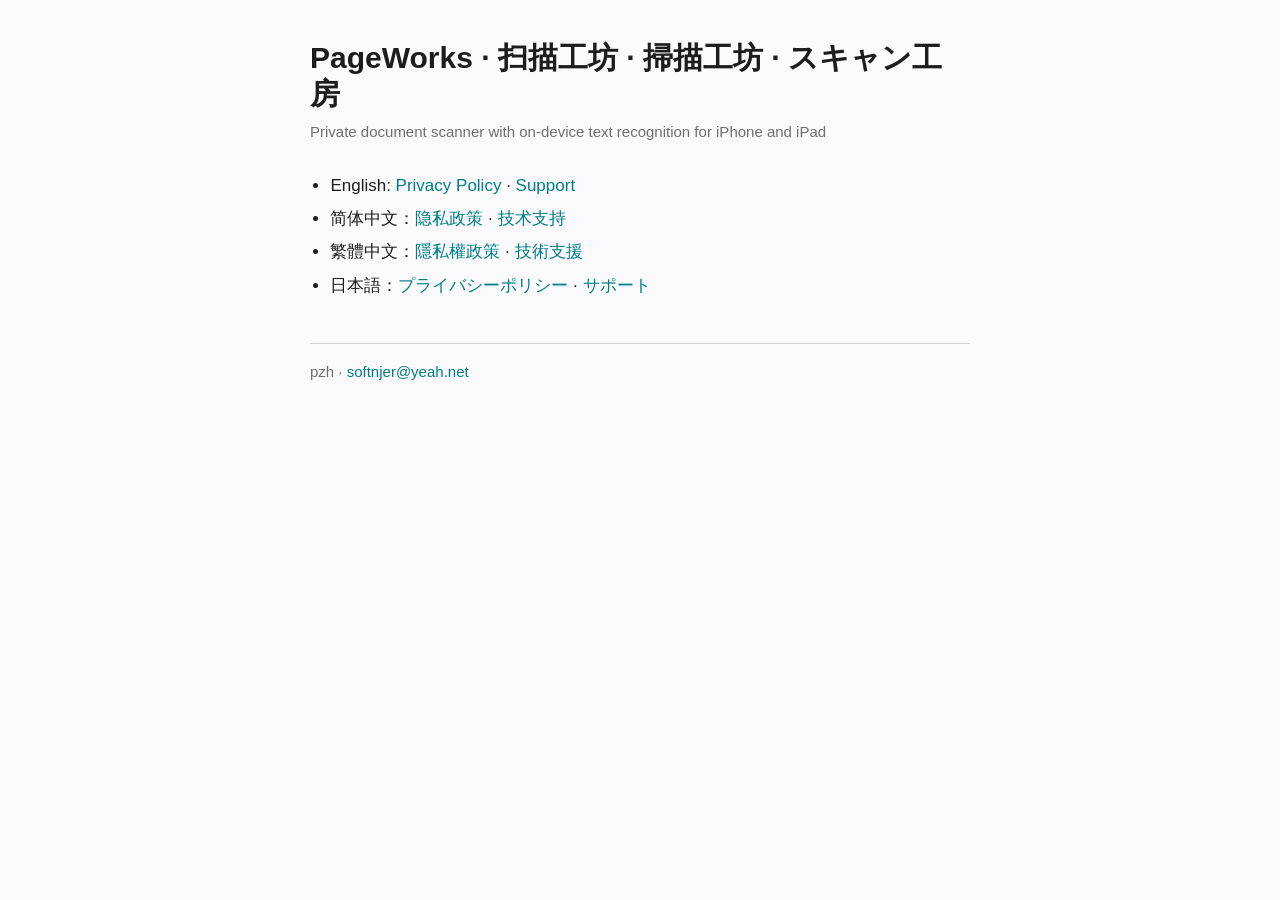
<file: index.html>
<!doctype html>
<html lang="en"><head><meta charset="utf-8"><meta name="viewport" content="width=device-width, initial-scale=1">
<title>PageWorks</title><link rel="stylesheet" href="style.css"></head>
<body><main><header><h1>PageWorks · 扫描工坊 · 掃描工坊 · スキャン工房</h1></header>
<p class="meta">Private document scanner with on-device text recognition for iPhone and iPad</p>
<ul><li>English: <a href="privacy/en.html">Privacy Policy</a> · <a href="support/en.html">Support</a></li><li>简体中文：<a href="privacy/zh-Hans.html">隐私政策</a> · <a href="support/zh-Hans.html">技术支持</a></li><li>繁體中文：<a href="privacy/zh-Hant.html">隱私權政策</a> · <a href="support/zh-Hant.html">技術支援</a></li><li>日本語：<a href="privacy/ja.html">プライバシーポリシー</a> · <a href="support/ja.html">サポート</a></li></ul>
<footer><div>pzh · <a href="mailto:softnjer@yeah.net">softnjer@yeah.net</a></div></footer></main></body></html>
</file>
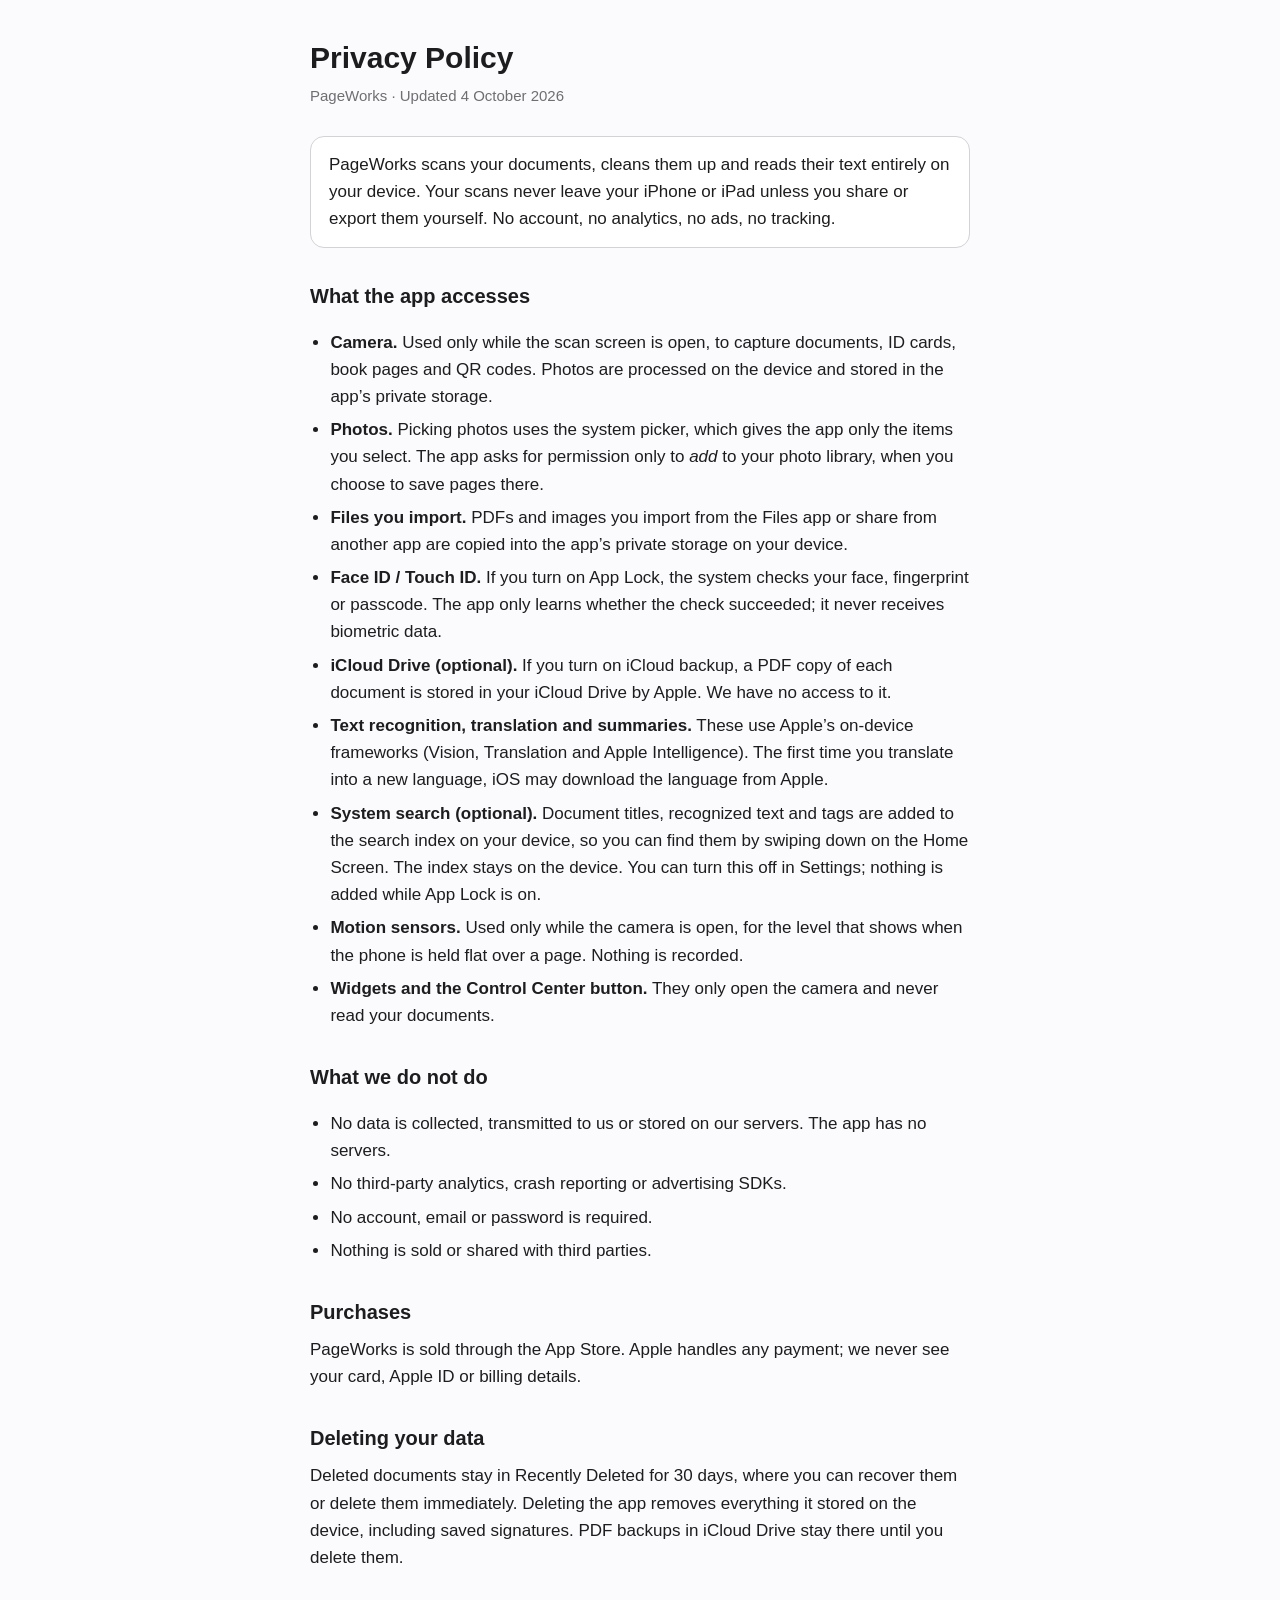
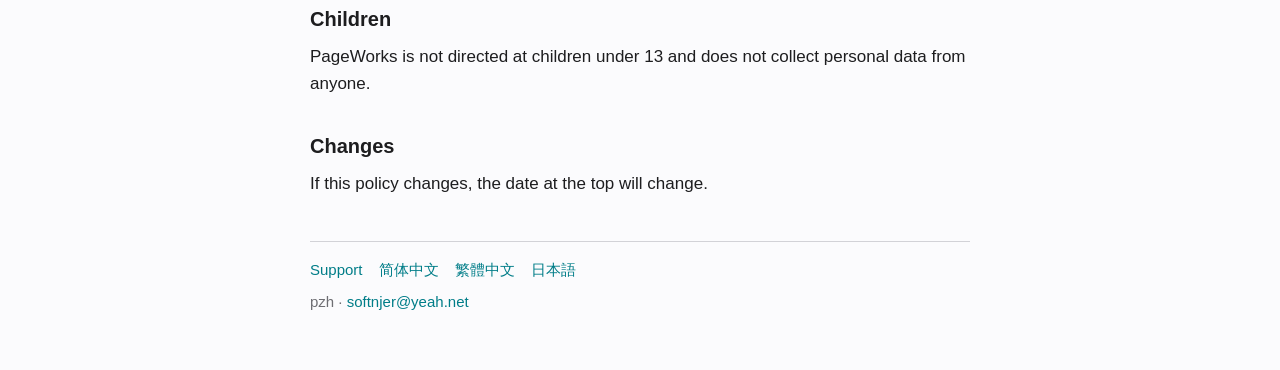
<file: privacy/en.html>
<!doctype html>
<html lang="en">
<head>
<meta charset="utf-8">
<meta name="viewport" content="width=device-width, initial-scale=1">
<title>Privacy Policy — PageWorks</title>
<link rel="stylesheet" href="../style.css">
</head>
<body>
<main>
<header><h1>Privacy Policy</h1></header>
<p class="meta">PageWorks · Updated 4 October 2026</p>
<p class="short">PageWorks scans your documents, cleans them up and reads their text entirely on your device. Your scans never leave your iPhone or iPad unless you share or export them yourself. No account, no analytics, no ads, no tracking.</p>
<h2>What the app accesses</h2>
<ul><li><b>Camera.</b> Used only while the scan screen is open, to capture documents, ID cards, book pages and QR codes. Photos are processed on the device and stored in the app’s private storage.</li><li><b>Photos.</b> Picking photos uses the system picker, which gives the app only the items you select. The app asks for permission only to <i>add</i> to your photo library, when you choose to save pages there.</li><li><b>Files you import.</b> PDFs and images you import from the Files app or share from another app are copied into the app’s private storage on your device.</li><li><b>Face ID / Touch ID.</b> If you turn on App Lock, the system checks your face, fingerprint or passcode. The app only learns whether the check succeeded; it never receives biometric data.</li><li><b>iCloud Drive (optional).</b> If you turn on iCloud backup, a PDF copy of each document is stored in your iCloud Drive by Apple. We have no access to it.</li><li><b>Text recognition, translation and summaries.</b> These use Apple’s on-device frameworks (Vision, Translation and Apple Intelligence). The first time you translate into a new language, iOS may download the language from Apple.</li><li><b>System search (optional).</b> Document titles, recognized text and tags are added to the search index on your device, so you can find them by swiping down on the Home Screen. The index stays on the device. You can turn this off in Settings; nothing is added while App Lock is on.</li><li><b>Motion sensors.</b> Used only while the camera is open, for the level that shows when the phone is held flat over a page. Nothing is recorded.</li><li><b>Widgets and the Control Center button.</b> They only open the camera and never read your documents.</li></ul>
<h2>What we do not do</h2>
<ul><li>No data is collected, transmitted to us or stored on our servers. The app has no servers.</li><li>No third-party analytics, crash reporting or advertising SDKs.</li><li>No account, email or password is required.</li><li>Nothing is sold or shared with third parties.</li></ul>
<h2>Purchases</h2>
<p>PageWorks is sold through the App Store. Apple handles any payment; we never see your card, Apple ID or billing details.</p>
<h2>Deleting your data</h2>
<p>Deleted documents stay in Recently Deleted for 30 days, where you can recover them or delete them immediately. Deleting the app removes everything it stored on the device, including saved signatures. PDF backups in iCloud Drive stay there until you delete them.</p>
<h2>Children</h2>
<p>PageWorks is not directed at children under 13 and does not collect personal data from anyone.</p>
<h2>Changes</h2>
<p>If this policy changes, the date at the top will change.</p>
<footer>
<nav><a href="../support/en.html">Support</a> <a href="zh-Hans.html" lang="zh-Hans">简体中文</a> <a href="zh-Hant.html" lang="zh-Hant">繁體中文</a> <a href="ja.html" lang="ja">日本語</a></nav>
<div>pzh · <a href="mailto:softnjer@yeah.net">softnjer@yeah.net</a></div>
</footer>
</main>
</body>
</html>
</file>
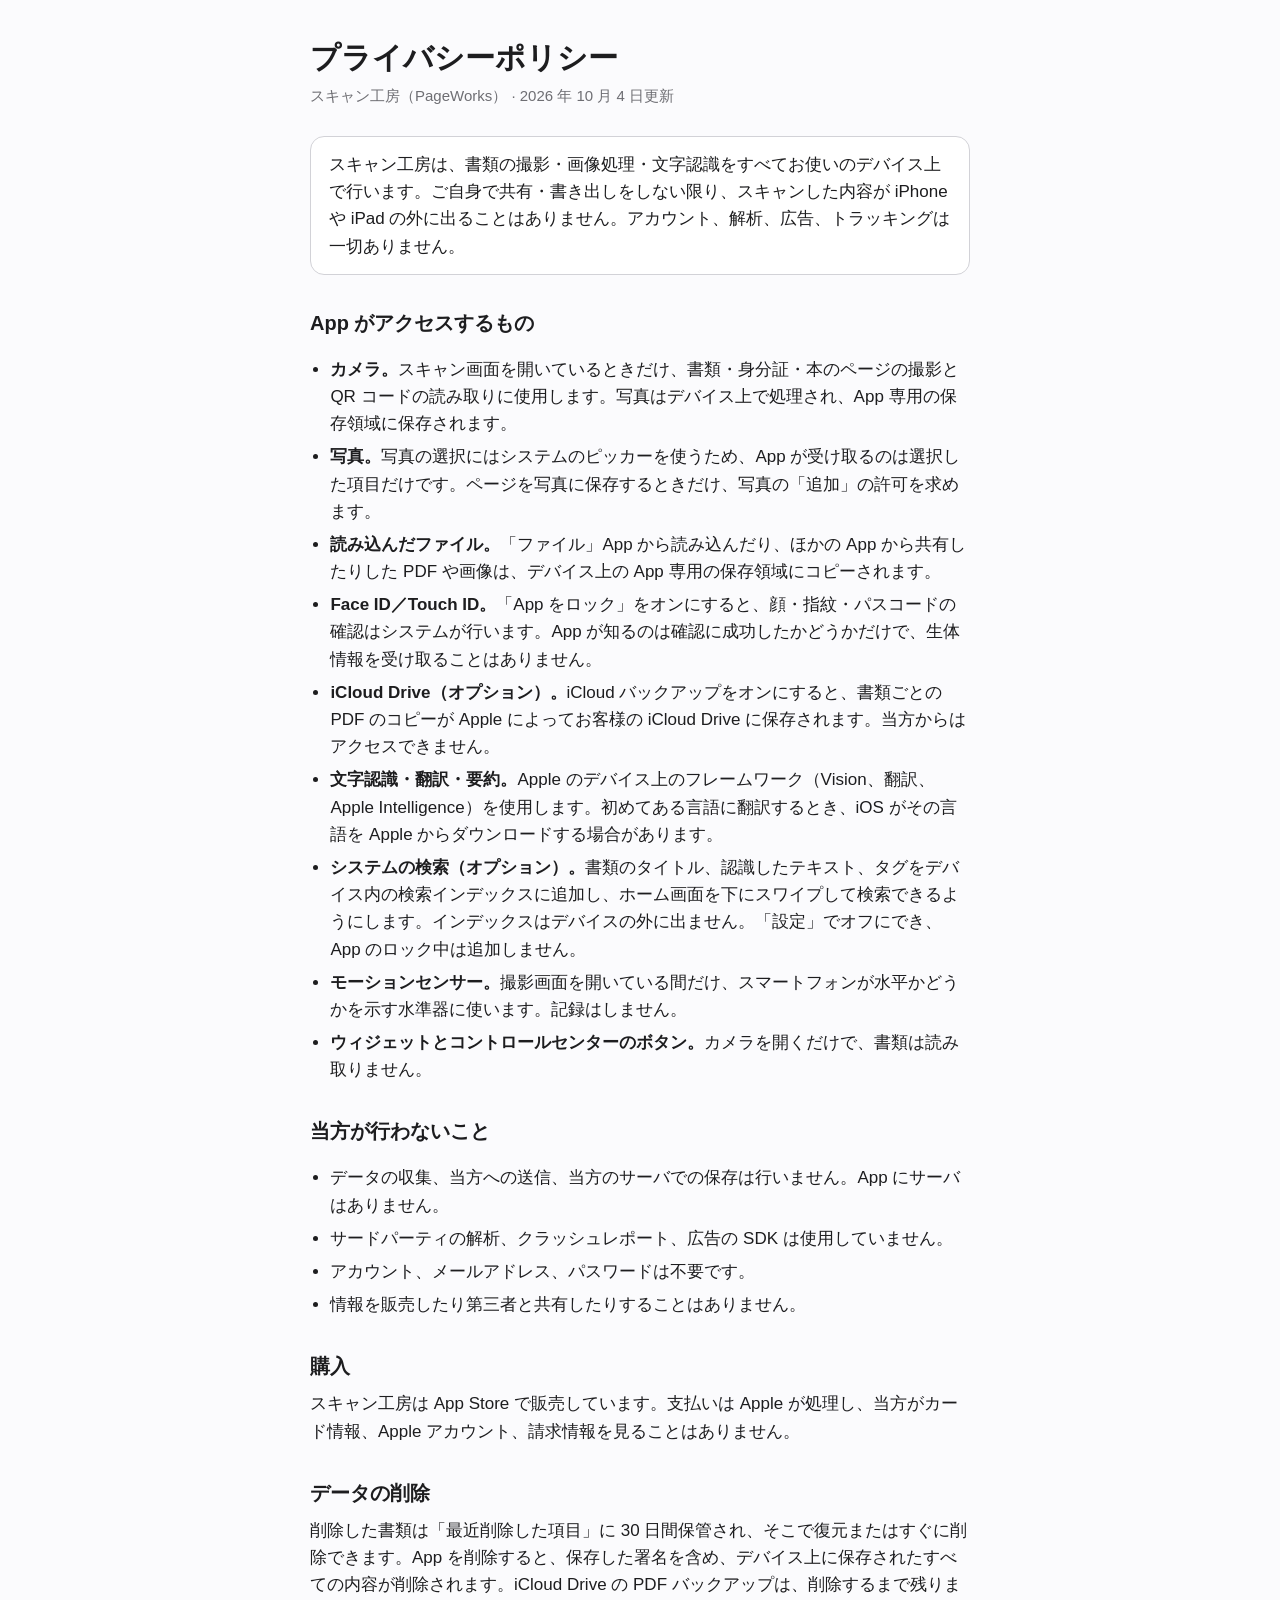
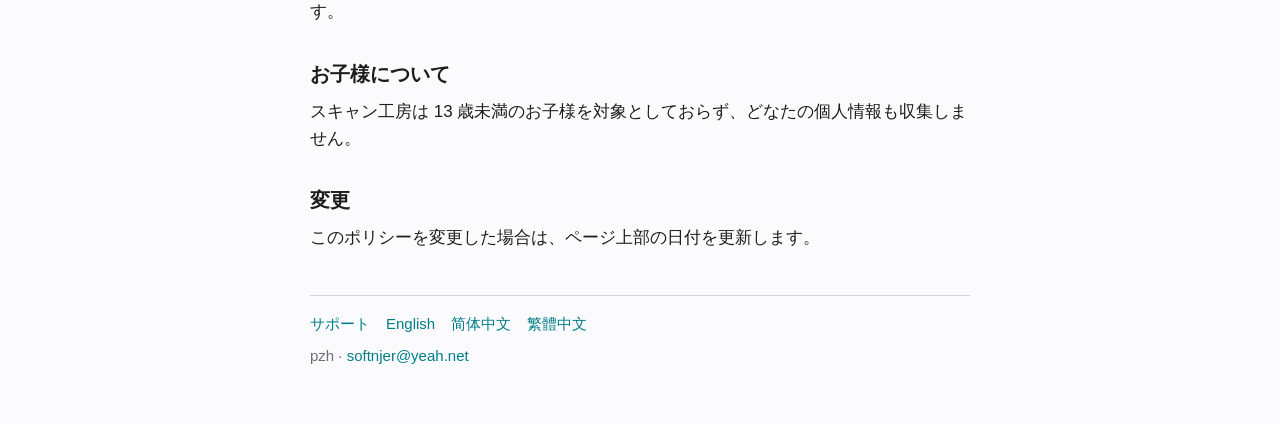
<file: privacy/ja.html>
<!doctype html>
<html lang="ja">
<head>
<meta charset="utf-8">
<meta name="viewport" content="width=device-width, initial-scale=1">
<title>プライバシーポリシー — スキャン工房（PageWorks）</title>
<link rel="stylesheet" href="../style.css">
</head>
<body>
<main>
<header><h1>プライバシーポリシー</h1></header>
<p class="meta">スキャン工房（PageWorks） · 2026 年 10 月 4 日更新</p>
<p class="short">スキャン工房は、書類の撮影・画像処理・文字認識をすべてお使いのデバイス上で行います。ご自身で共有・書き出しをしない限り、スキャンした内容が iPhone や iPad の外に出ることはありません。アカウント、解析、広告、トラッキングは一切ありません。</p>
<h2>App がアクセスするもの</h2>
<ul><li><b>カメラ。</b>スキャン画面を開いているときだけ、書類・身分証・本のページの撮影と QR コードの読み取りに使用します。写真はデバイス上で処理され、App 専用の保存領域に保存されます。</li><li><b>写真。</b>写真の選択にはシステムのピッカーを使うため、App が受け取るのは選択した項目だけです。ページを写真に保存するときだけ、写真の「追加」の許可を求めます。</li><li><b>読み込んだファイル。</b>「ファイル」App から読み込んだり、ほかの App から共有したりした PDF や画像は、デバイス上の App 専用の保存領域にコピーされます。</li><li><b>Face ID／Touch ID。</b>「App をロック」をオンにすると、顔・指紋・パスコードの確認はシステムが行います。App が知るのは確認に成功したかどうかだけで、生体情報を受け取ることはありません。</li><li><b>iCloud Drive（オプション）。</b>iCloud バックアップをオンにすると、書類ごとの PDF のコピーが Apple によってお客様の iCloud Drive に保存されます。当方からはアクセスできません。</li><li><b>文字認識・翻訳・要約。</b>Apple のデバイス上のフレームワーク（Vision、翻訳、Apple Intelligence）を使用します。初めてある言語に翻訳するとき、iOS がその言語を Apple からダウンロードする場合があります。</li><li><b>システムの検索（オプション）。</b>書類のタイトル、認識したテキスト、タグをデバイス内の検索インデックスに追加し、ホーム画面を下にスワイプして検索できるようにします。インデックスはデバイスの外に出ません。「設定」でオフにでき、App のロック中は追加しません。</li><li><b>モーションセンサー。</b>撮影画面を開いている間だけ、スマートフォンが水平かどうかを示す水準器に使います。記録はしません。</li><li><b>ウィジェットとコントロールセンターのボタン。</b>カメラを開くだけで、書類は読み取りません。</li></ul>
<h2>当方が行わないこと</h2>
<ul><li>データの収集、当方への送信、当方のサーバでの保存は行いません。App にサーバはありません。</li><li>サードパーティの解析、クラッシュレポート、広告の SDK は使用していません。</li><li>アカウント、メールアドレス、パスワードは不要です。</li><li>情報を販売したり第三者と共有したりすることはありません。</li></ul>
<h2>購入</h2>
<p>スキャン工房は App Store で販売しています。支払いは Apple が処理し、当方がカード情報、Apple アカウント、請求情報を見ることはありません。</p>
<h2>データの削除</h2>
<p>削除した書類は「最近削除した項目」に 30 日間保管され、そこで復元またはすぐに削除できます。App を削除すると、保存した署名を含め、デバイス上に保存されたすべての内容が削除されます。iCloud Drive の PDF バックアップは、削除するまで残ります。</p>
<h2>お子様について</h2>
<p>スキャン工房は 13 歳未満のお子様を対象としておらず、どなたの個人情報も収集しません。</p>
<h2>変更</h2>
<p>このポリシーを変更した場合は、ページ上部の日付を更新します。</p>
<footer>
<nav><a href="../support/ja.html">サポート</a> <a href="en.html" lang="en">English</a> <a href="zh-Hans.html" lang="zh-Hans">简体中文</a> <a href="zh-Hant.html" lang="zh-Hant">繁體中文</a></nav>
<div>pzh · <a href="mailto:softnjer@yeah.net">softnjer@yeah.net</a></div>
</footer>
</main>
</body>
</html>
</file>
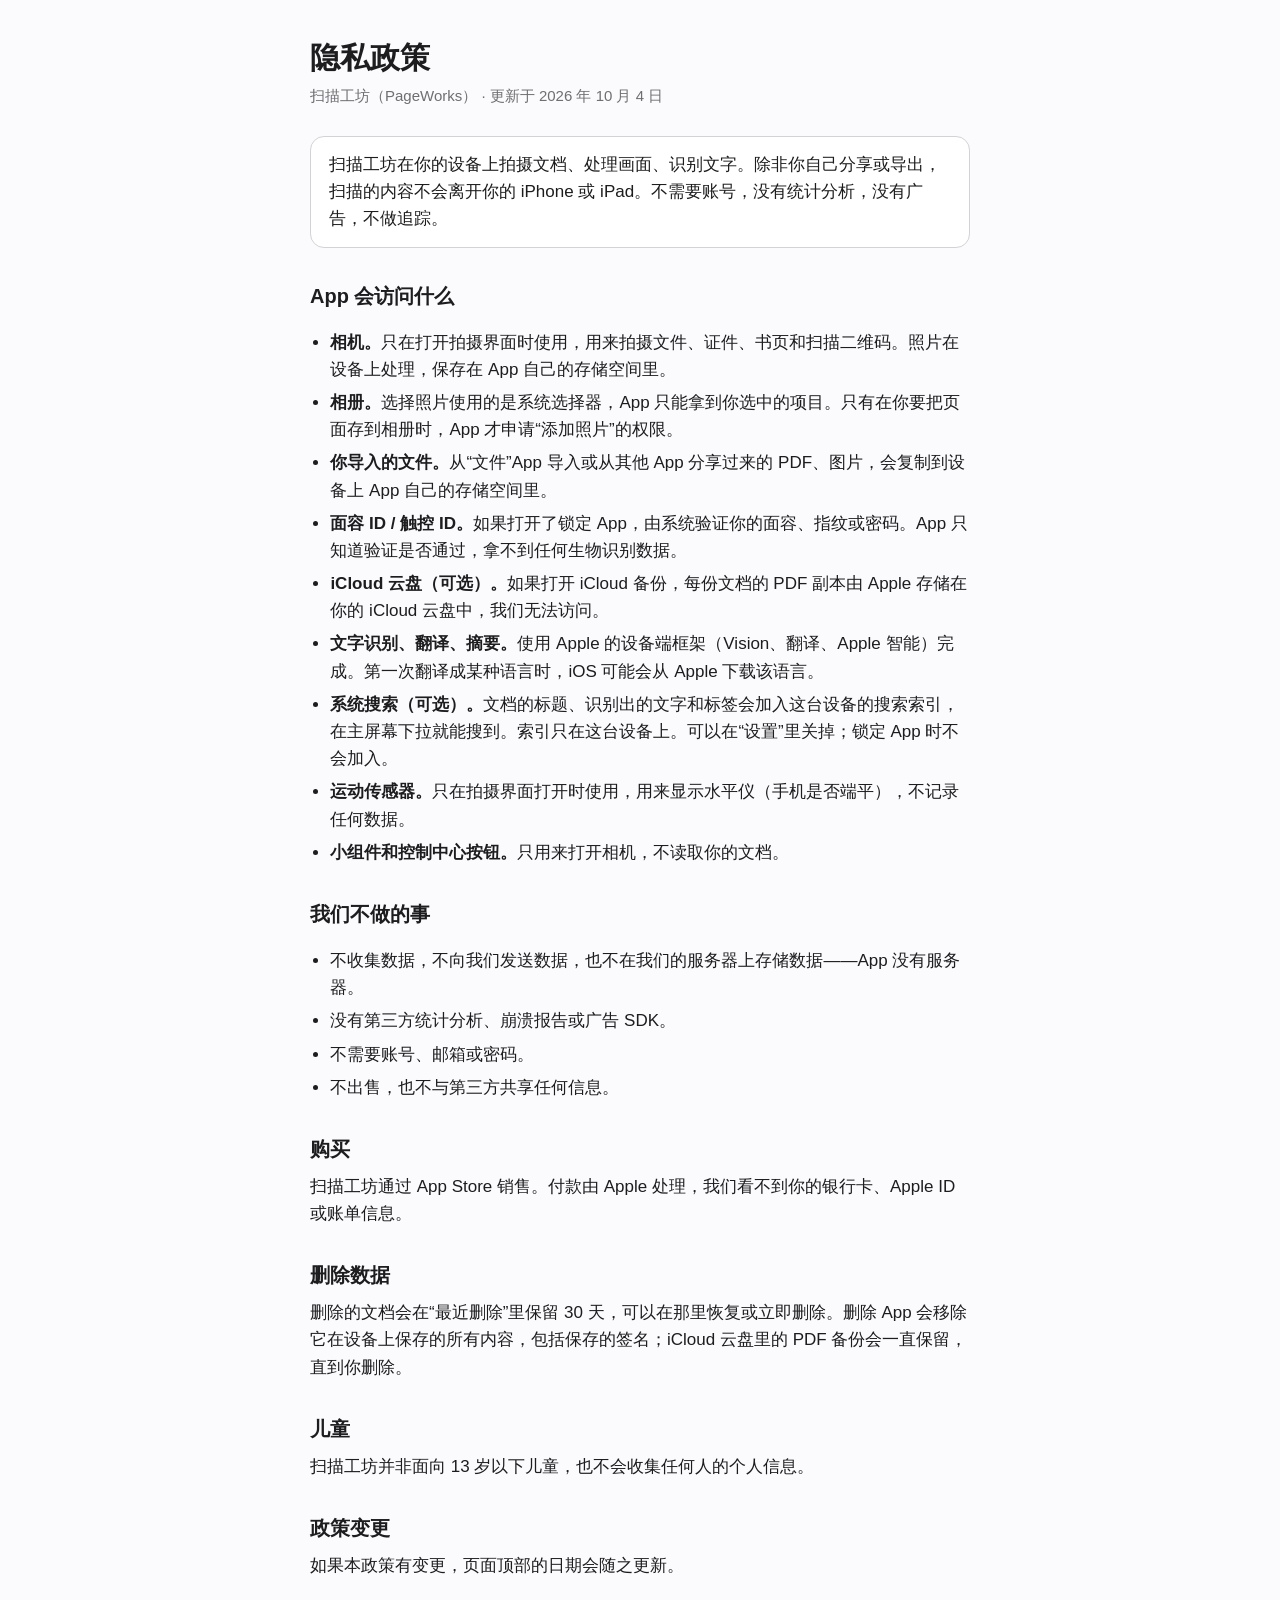
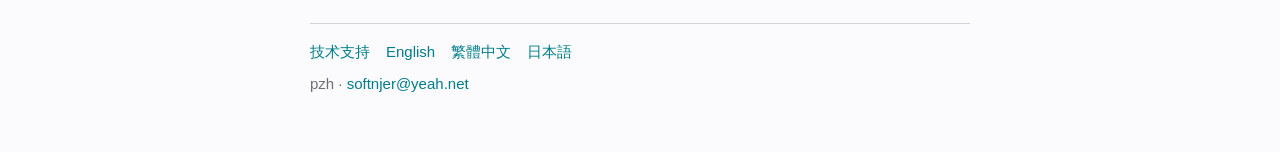
<file: privacy/zh-Hans.html>
<!doctype html>
<html lang="zh-Hans">
<head>
<meta charset="utf-8">
<meta name="viewport" content="width=device-width, initial-scale=1">
<title>隐私政策 — 扫描工坊（PageWorks）</title>
<link rel="stylesheet" href="../style.css">
</head>
<body>
<main>
<header><h1>隐私政策</h1></header>
<p class="meta">扫描工坊（PageWorks） · 更新于 2026 年 10 月 4 日</p>
<p class="short">扫描工坊在你的设备上拍摄文档、处理画面、识别文字。除非你自己分享或导出，扫描的内容不会离开你的 iPhone 或 iPad。不需要账号，没有统计分析，没有广告，不做追踪。</p>
<h2>App 会访问什么</h2>
<ul><li><b>相机。</b>只在打开拍摄界面时使用，用来拍摄文件、证件、书页和扫描二维码。照片在设备上处理，保存在 App 自己的存储空间里。</li><li><b>相册。</b>选择照片使用的是系统选择器，App 只能拿到你选中的项目。只有在你要把页面存到相册时，App 才申请“添加照片”的权限。</li><li><b>你导入的文件。</b>从“文件”App 导入或从其他 App 分享过来的 PDF、图片，会复制到设备上 App 自己的存储空间里。</li><li><b>面容 ID / 触控 ID。</b>如果打开了锁定 App，由系统验证你的面容、指纹或密码。App 只知道验证是否通过，拿不到任何生物识别数据。</li><li><b>iCloud 云盘（可选）。</b>如果打开 iCloud 备份，每份文档的 PDF 副本由 Apple 存储在你的 iCloud 云盘中，我们无法访问。</li><li><b>文字识别、翻译、摘要。</b>使用 Apple 的设备端框架（Vision、翻译、Apple 智能）完成。第一次翻译成某种语言时，iOS 可能会从 Apple 下载该语言。</li><li><b>系统搜索（可选）。</b>文档的标题、识别出的文字和标签会加入这台设备的搜索索引，在主屏幕下拉就能搜到。索引只在这台设备上。可以在“设置”里关掉；锁定 App 时不会加入。</li><li><b>运动传感器。</b>只在拍摄界面打开时使用，用来显示水平仪（手机是否端平），不记录任何数据。</li><li><b>小组件和控制中心按钮。</b>只用来打开相机，不读取你的文档。</li></ul>
<h2>我们不做的事</h2>
<ul><li>不收集数据，不向我们发送数据，也不在我们的服务器上存储数据——App 没有服务器。</li><li>没有第三方统计分析、崩溃报告或广告 SDK。</li><li>不需要账号、邮箱或密码。</li><li>不出售，也不与第三方共享任何信息。</li></ul>
<h2>购买</h2>
<p>扫描工坊通过 App Store 销售。付款由 Apple 处理，我们看不到你的银行卡、Apple ID 或账单信息。</p>
<h2>删除数据</h2>
<p>删除的文档会在“最近删除”里保留 30 天，可以在那里恢复或立即删除。删除 App 会移除它在设备上保存的所有内容，包括保存的签名；iCloud 云盘里的 PDF 备份会一直保留，直到你删除。</p>
<h2>儿童</h2>
<p>扫描工坊并非面向 13 岁以下儿童，也不会收集任何人的个人信息。</p>
<h2>政策变更</h2>
<p>如果本政策有变更，页面顶部的日期会随之更新。</p>
<footer>
<nav><a href="../support/zh-Hans.html">技术支持</a> <a href="en.html" lang="en">English</a> <a href="zh-Hant.html" lang="zh-Hant">繁體中文</a> <a href="ja.html" lang="ja">日本語</a></nav>
<div>pzh · <a href="mailto:softnjer@yeah.net">softnjer@yeah.net</a></div>
</footer>
</main>
</body>
</html>
</file>
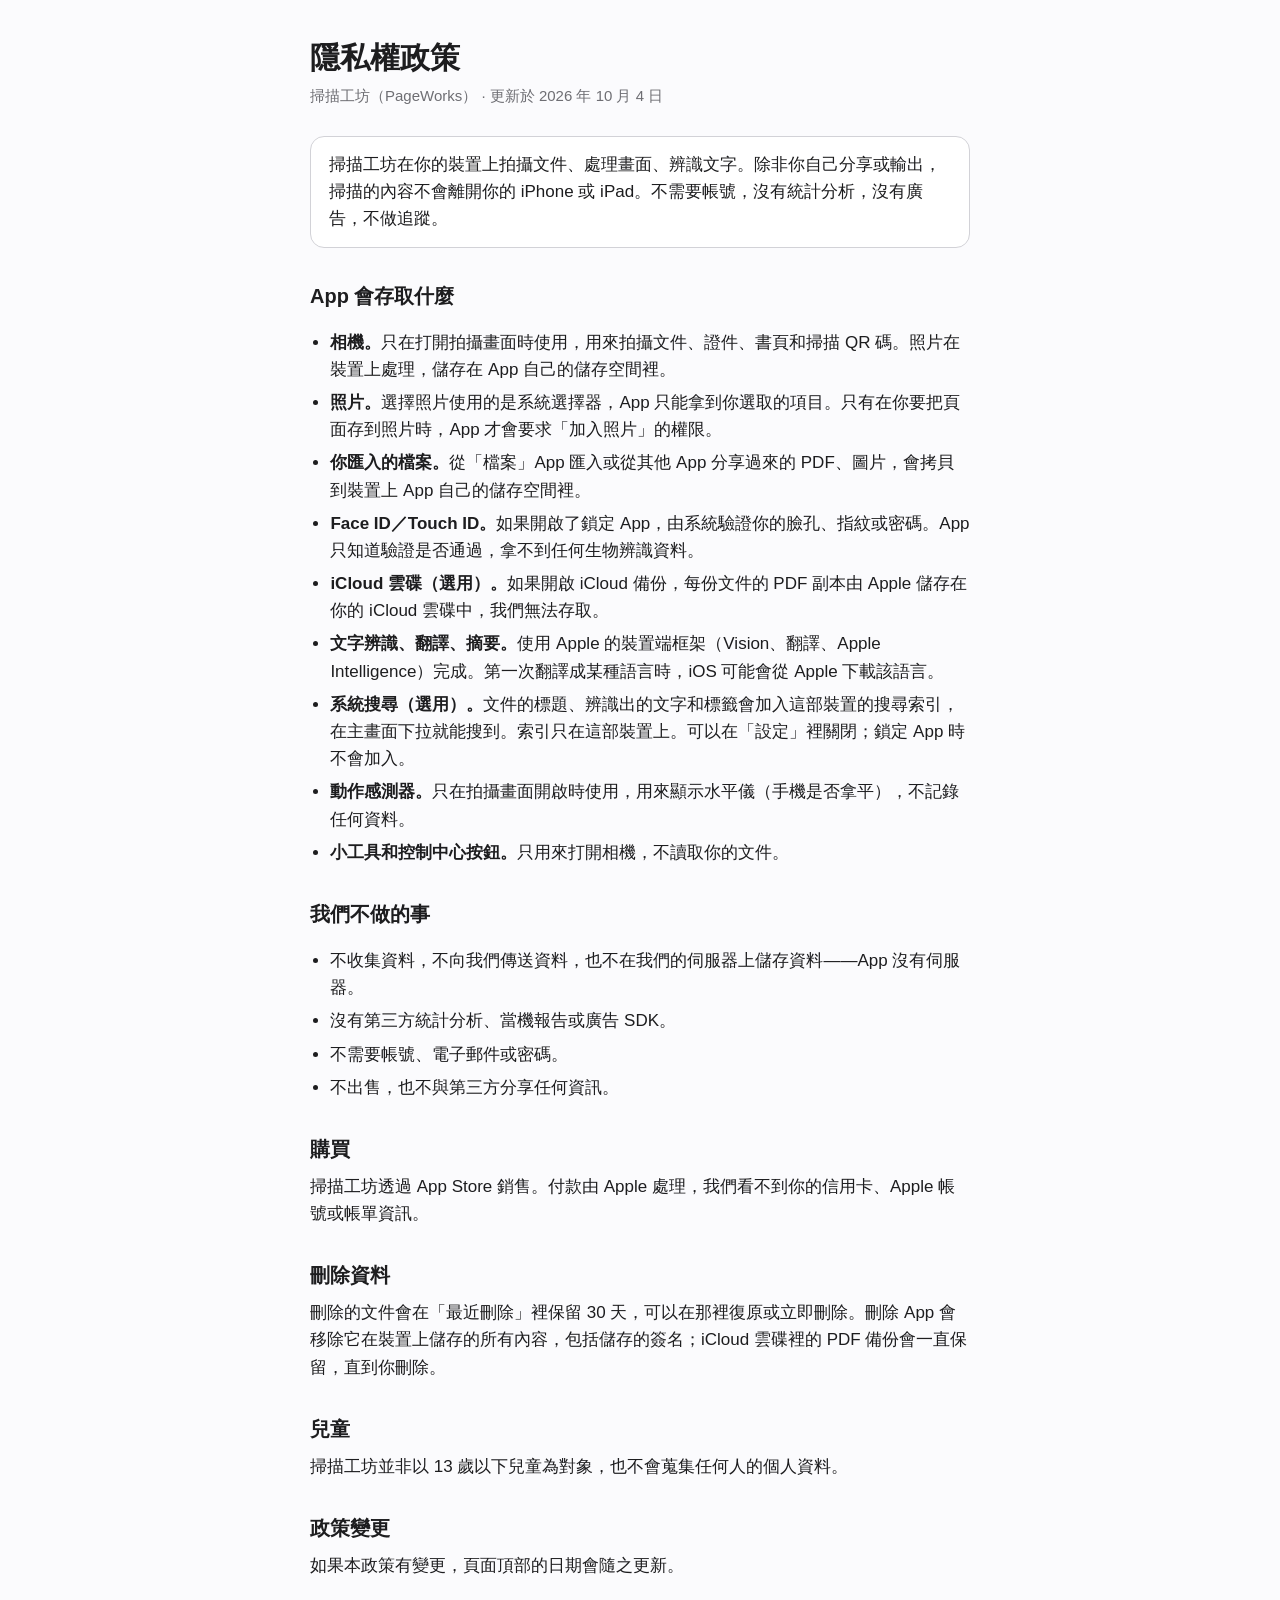
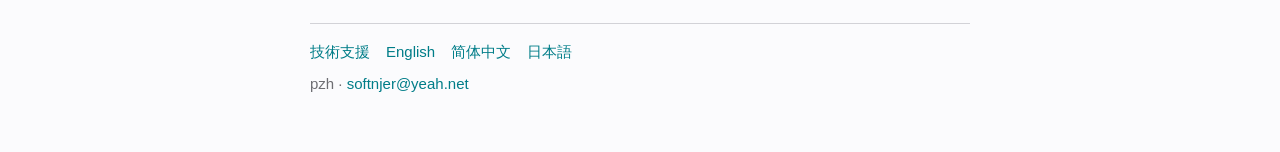
<file: privacy/zh-Hant.html>
<!doctype html>
<html lang="zh-Hant">
<head>
<meta charset="utf-8">
<meta name="viewport" content="width=device-width, initial-scale=1">
<title>隱私權政策 — 掃描工坊（PageWorks）</title>
<link rel="stylesheet" href="../style.css">
</head>
<body>
<main>
<header><h1>隱私權政策</h1></header>
<p class="meta">掃描工坊（PageWorks） · 更新於 2026 年 10 月 4 日</p>
<p class="short">掃描工坊在你的裝置上拍攝文件、處理畫面、辨識文字。除非你自己分享或輸出，掃描的內容不會離開你的 iPhone 或 iPad。不需要帳號，沒有統計分析，沒有廣告，不做追蹤。</p>
<h2>App 會存取什麼</h2>
<ul><li><b>相機。</b>只在打開拍攝畫面時使用，用來拍攝文件、證件、書頁和掃描 QR 碼。照片在裝置上處理，儲存在 App 自己的儲存空間裡。</li><li><b>照片。</b>選擇照片使用的是系統選擇器，App 只能拿到你選取的項目。只有在你要把頁面存到照片時，App 才會要求「加入照片」的權限。</li><li><b>你匯入的檔案。</b>從「檔案」App 匯入或從其他 App 分享過來的 PDF、圖片，會拷貝到裝置上 App 自己的儲存空間裡。</li><li><b>Face ID／Touch ID。</b>如果開啟了鎖定 App，由系統驗證你的臉孔、指紋或密碼。App 只知道驗證是否通過，拿不到任何生物辨識資料。</li><li><b>iCloud 雲碟（選用）。</b>如果開啟 iCloud 備份，每份文件的 PDF 副本由 Apple 儲存在你的 iCloud 雲碟中，我們無法存取。</li><li><b>文字辨識、翻譯、摘要。</b>使用 Apple 的裝置端框架（Vision、翻譯、Apple Intelligence）完成。第一次翻譯成某種語言時，iOS 可能會從 Apple 下載該語言。</li><li><b>系統搜尋（選用）。</b>文件的標題、辨識出的文字和標籤會加入這部裝置的搜尋索引，在主畫面下拉就能搜到。索引只在這部裝置上。可以在「設定」裡關閉；鎖定 App 時不會加入。</li><li><b>動作感測器。</b>只在拍攝畫面開啟時使用，用來顯示水平儀（手機是否拿平），不記錄任何資料。</li><li><b>小工具和控制中心按鈕。</b>只用來打開相機，不讀取你的文件。</li></ul>
<h2>我們不做的事</h2>
<ul><li>不收集資料，不向我們傳送資料，也不在我們的伺服器上儲存資料——App 沒有伺服器。</li><li>沒有第三方統計分析、當機報告或廣告 SDK。</li><li>不需要帳號、電子郵件或密碼。</li><li>不出售，也不與第三方分享任何資訊。</li></ul>
<h2>購買</h2>
<p>掃描工坊透過 App Store 銷售。付款由 Apple 處理，我們看不到你的信用卡、Apple 帳號或帳單資訊。</p>
<h2>刪除資料</h2>
<p>刪除的文件會在「最近刪除」裡保留 30 天，可以在那裡復原或立即刪除。刪除 App 會移除它在裝置上儲存的所有內容，包括儲存的簽名；iCloud 雲碟裡的 PDF 備份會一直保留，直到你刪除。</p>
<h2>兒童</h2>
<p>掃描工坊並非以 13 歲以下兒童為對象，也不會蒐集任何人的個人資料。</p>
<h2>政策變更</h2>
<p>如果本政策有變更，頁面頂部的日期會隨之更新。</p>
<footer>
<nav><a href="../support/zh-Hant.html">技術支援</a> <a href="en.html" lang="en">English</a> <a href="zh-Hans.html" lang="zh-Hans">简体中文</a> <a href="ja.html" lang="ja">日本語</a></nav>
<div>pzh · <a href="mailto:softnjer@yeah.net">softnjer@yeah.net</a></div>
</footer>
</main>
</body>
</html>
</file>
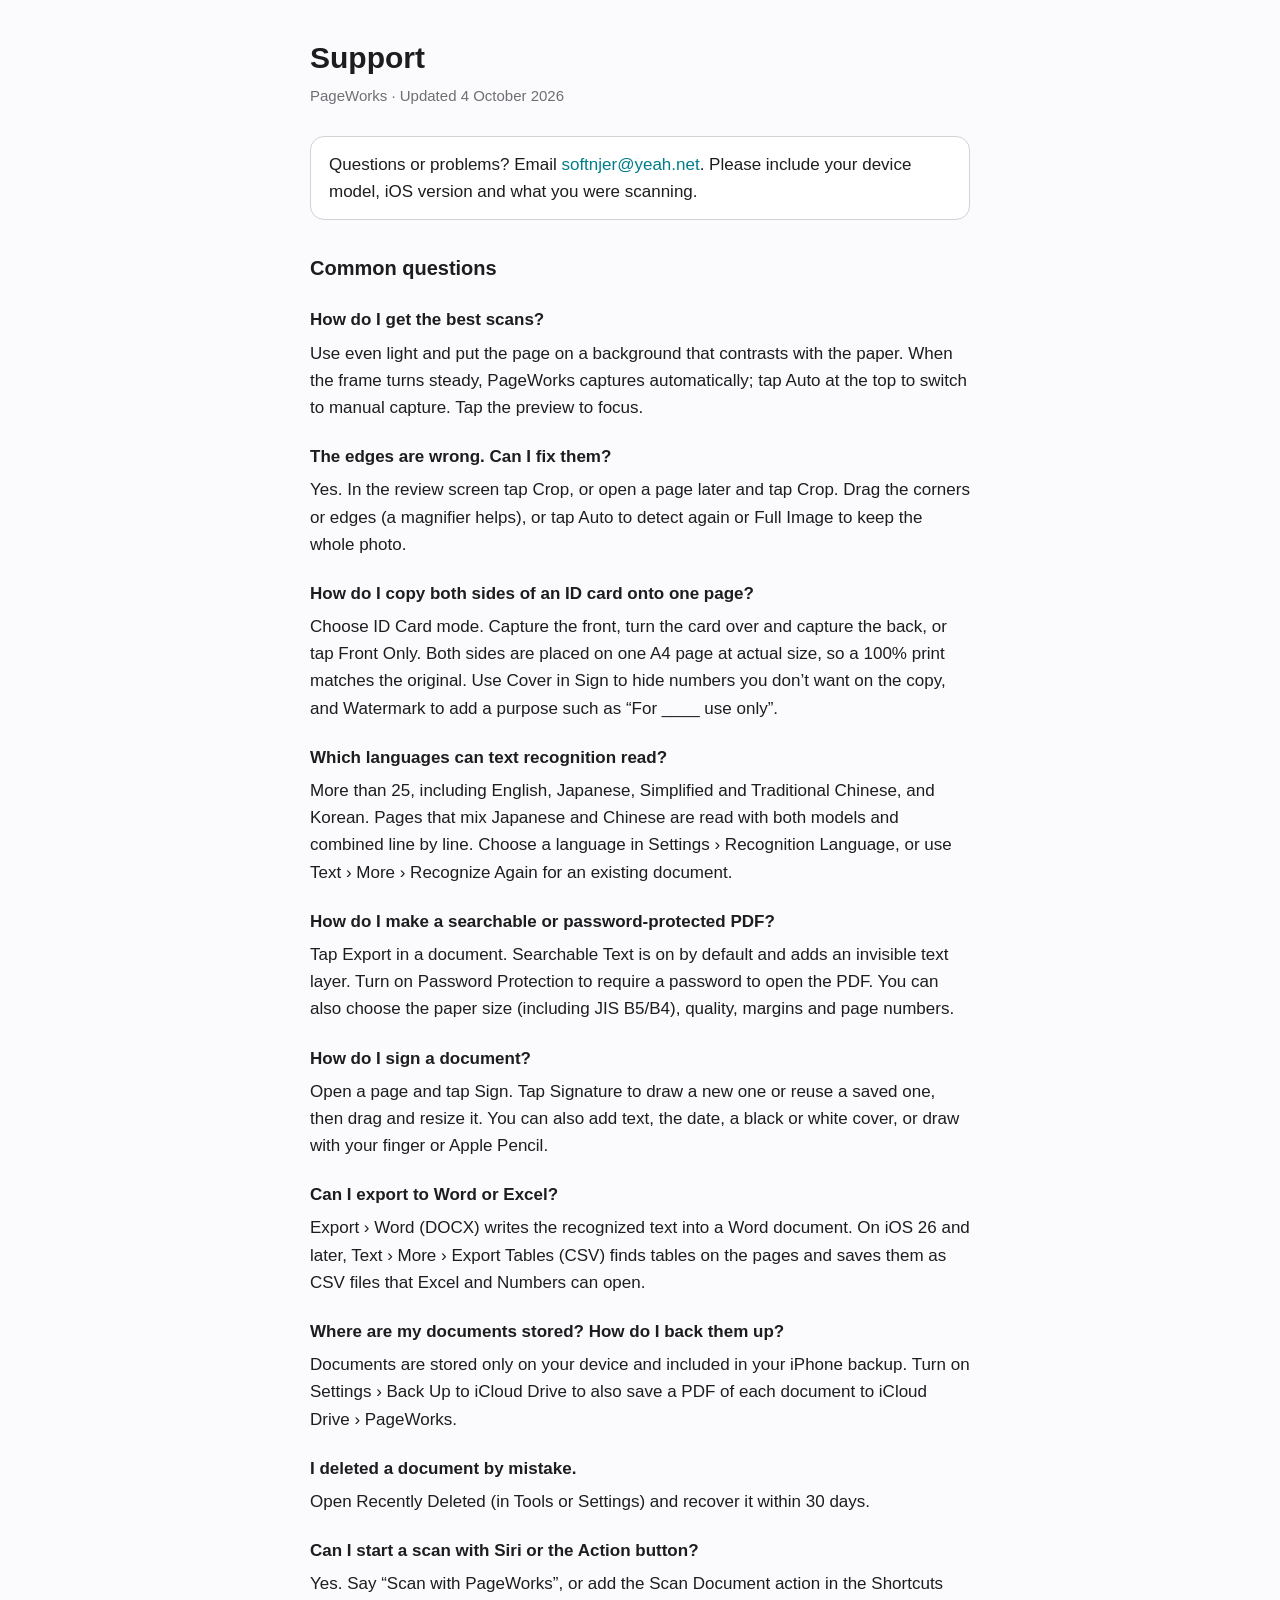
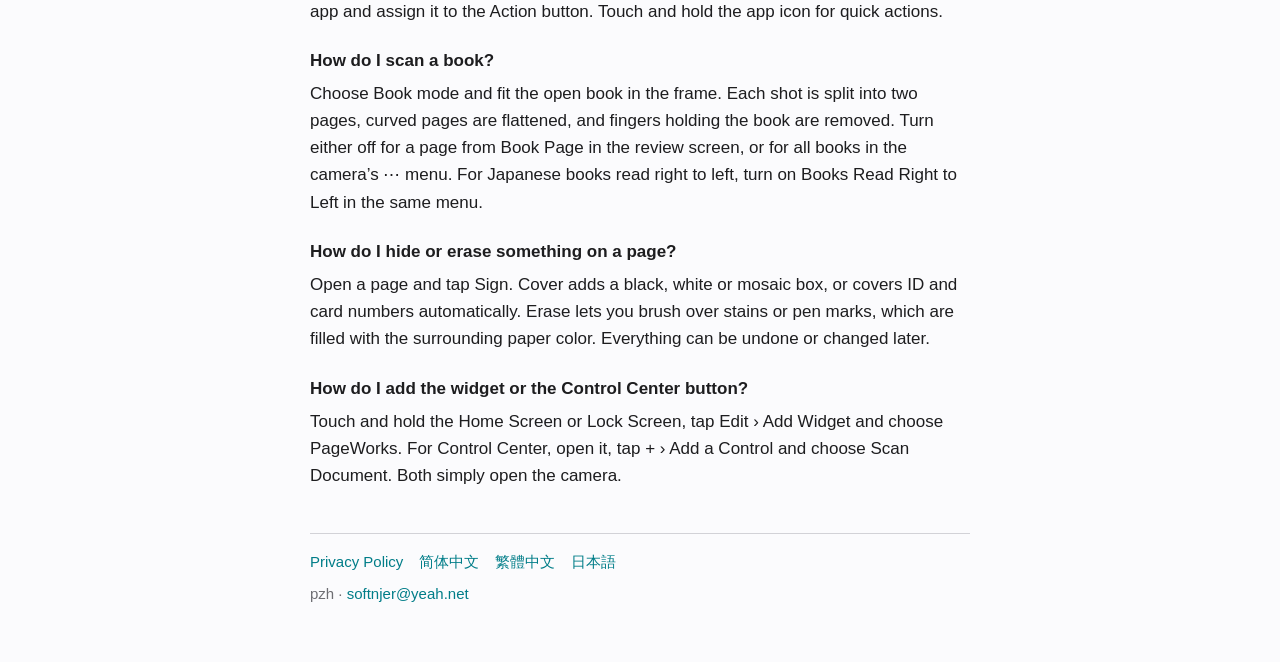
<file: support/en.html>
<!doctype html>
<html lang="en">
<head>
<meta charset="utf-8">
<meta name="viewport" content="width=device-width, initial-scale=1">
<title>Support — PageWorks</title>
<link rel="stylesheet" href="../style.css">
</head>
<body>
<main>
<header><h1>Support</h1></header>
<p class="meta">PageWorks · Updated 4 October 2026</p>
<p class="short">Questions or problems? Email <a href="mailto:softnjer@yeah.net">softnjer@yeah.net</a>. Please include your device model, iOS version and what you were scanning.</p>
<h2>Common questions</h2>
<h3>How do I get the best scans?</h3>
<p>Use even light and put the page on a background that contrasts with the paper. When the frame turns steady, PageWorks captures automatically; tap Auto at the top to switch to manual capture. Tap the preview to focus.</p>
<h3>The edges are wrong. Can I fix them?</h3>
<p>Yes. In the review screen tap Crop, or open a page later and tap Crop. Drag the corners or edges (a magnifier helps), or tap Auto to detect again or Full Image to keep the whole photo.</p>
<h3>How do I copy both sides of an ID card onto one page?</h3>
<p>Choose ID Card mode. Capture the front, turn the card over and capture the back, or tap Front Only. Both sides are placed on one A4 page at actual size, so a 100% print matches the original. Use Cover in Sign to hide numbers you don’t want on the copy, and Watermark to add a purpose such as “For ____ use only”.</p>
<h3>Which languages can text recognition read?</h3>
<p>More than 25, including English, Japanese, Simplified and Traditional Chinese, and Korean. Pages that mix Japanese and Chinese are read with both models and combined line by line. Choose a language in Settings › Recognition Language, or use Text › More › Recognize Again for an existing document.</p>
<h3>How do I make a searchable or password-protected PDF?</h3>
<p>Tap Export in a document. Searchable Text is on by default and adds an invisible text layer. Turn on Password Protection to require a password to open the PDF. You can also choose the paper size (including JIS B5/B4), quality, margins and page numbers.</p>
<h3>How do I sign a document?</h3>
<p>Open a page and tap Sign. Tap Signature to draw a new one or reuse a saved one, then drag and resize it. You can also add text, the date, a black or white cover, or draw with your finger or Apple Pencil.</p>
<h3>Can I export to Word or Excel?</h3>
<p>Export › Word (DOCX) writes the recognized text into a Word document. On iOS 26 and later, Text › More › Export Tables (CSV) finds tables on the pages and saves them as CSV files that Excel and Numbers can open.</p>
<h3>Where are my documents stored? How do I back them up?</h3>
<p>Documents are stored only on your device and included in your iPhone backup. Turn on Settings › Back Up to iCloud Drive to also save a PDF of each document to iCloud Drive › PageWorks.</p>
<h3>I deleted a document by mistake.</h3>
<p>Open Recently Deleted (in Tools or Settings) and recover it within 30 days.</p>
<h3>Can I start a scan with Siri or the Action button?</h3>
<p>Yes. Say “Scan with PageWorks”, or add the Scan Document action in the Shortcuts app and assign it to the Action button. Touch and hold the app icon for quick actions.</p>
<h3>How do I scan a book?</h3>
<p>Choose Book mode and fit the open book in the frame. Each shot is split into two pages, curved pages are flattened, and fingers holding the book are removed. Turn either off for a page from Book Page in the review screen, or for all books in the camera’s ⋯ menu. For Japanese books read right to left, turn on Books Read Right to Left in the same menu.</p>
<h3>How do I hide or erase something on a page?</h3>
<p>Open a page and tap Sign. Cover adds a black, white or mosaic box, or covers ID and card numbers automatically. Erase lets you brush over stains or pen marks, which are filled with the surrounding paper color. Everything can be undone or changed later.</p>
<h3>How do I add the widget or the Control Center button?</h3>
<p>Touch and hold the Home Screen or Lock Screen, tap Edit › Add Widget and choose PageWorks. For Control Center, open it, tap + › Add a Control and choose Scan Document. Both simply open the camera.</p>
<footer>
<nav><a href="../privacy/en.html">Privacy Policy</a> <a href="zh-Hans.html" lang="zh-Hans">简体中文</a> <a href="zh-Hant.html" lang="zh-Hant">繁體中文</a> <a href="ja.html" lang="ja">日本語</a></nav>
<div>pzh · <a href="mailto:softnjer@yeah.net">softnjer@yeah.net</a></div>
</footer>
</main>
</body>
</html>
</file>
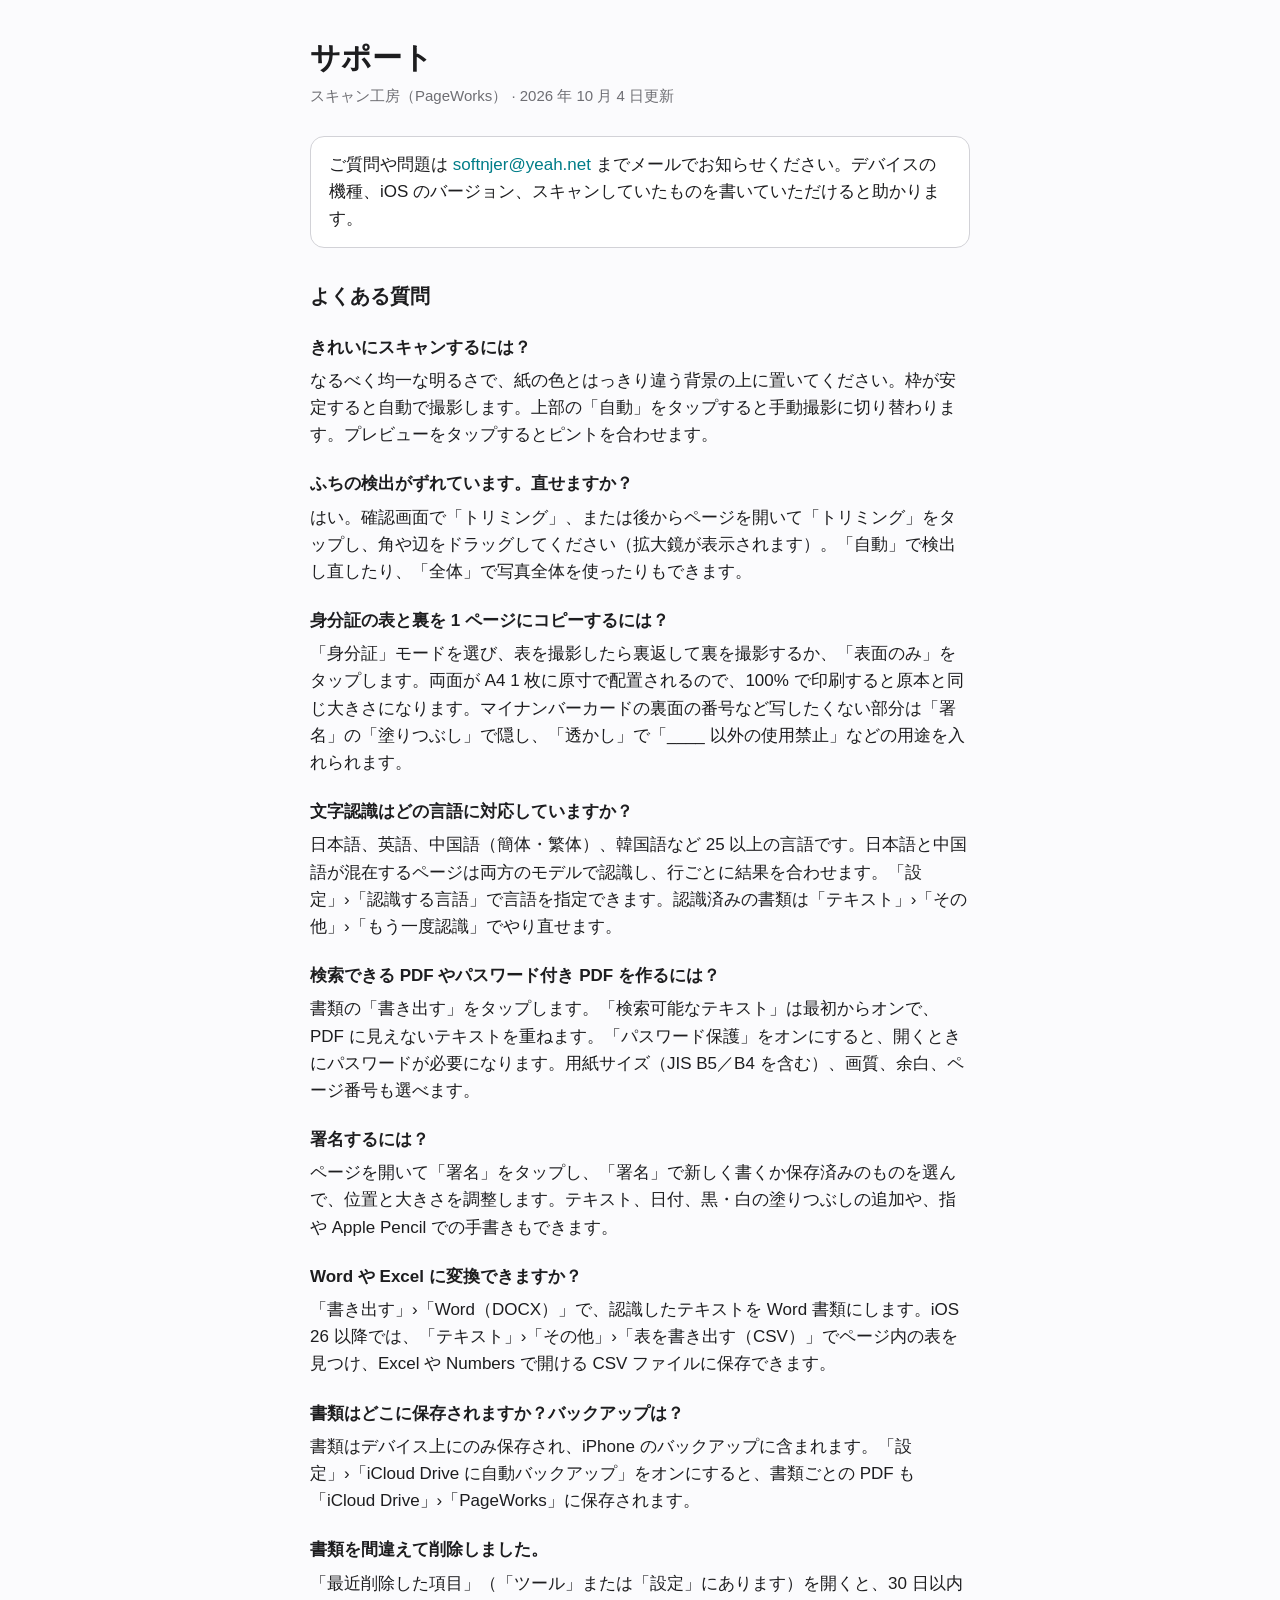
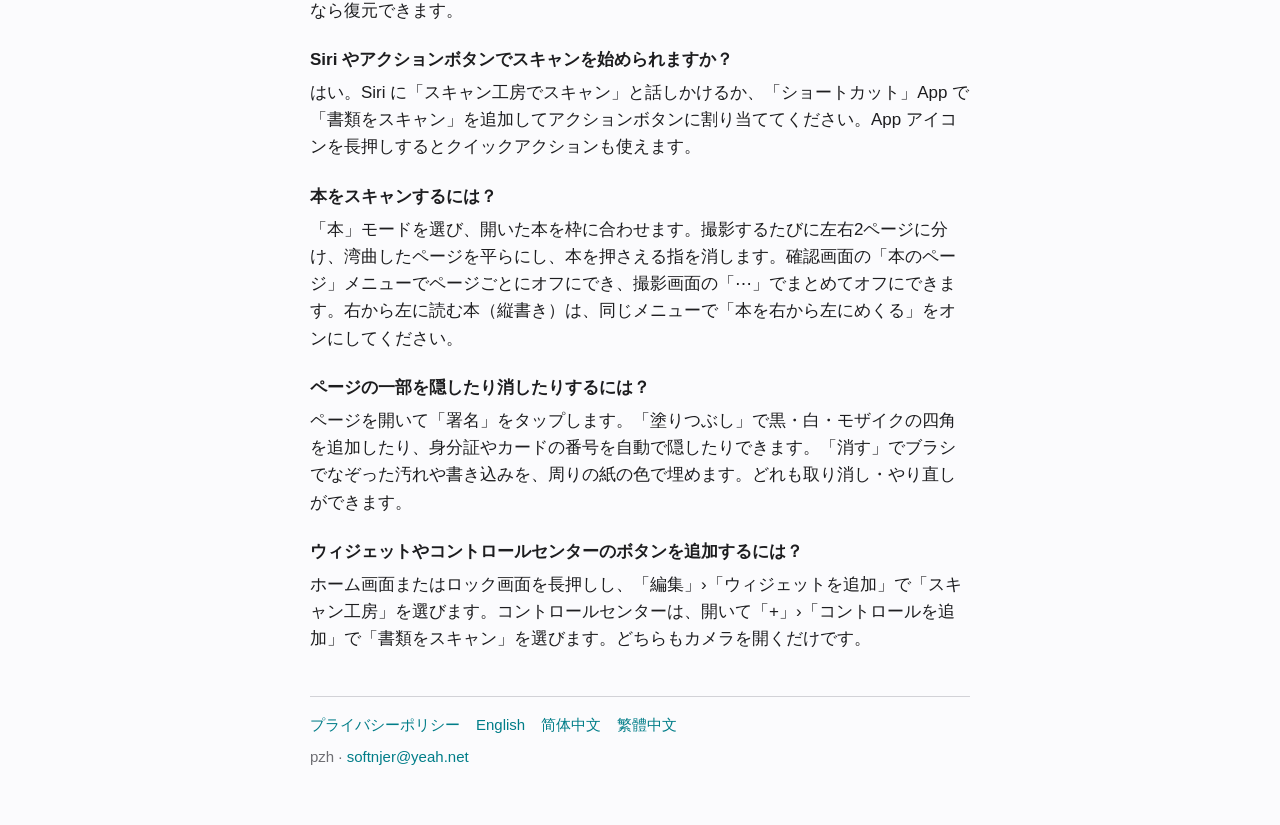
<file: support/ja.html>
<!doctype html>
<html lang="ja">
<head>
<meta charset="utf-8">
<meta name="viewport" content="width=device-width, initial-scale=1">
<title>サポート — スキャン工房（PageWorks）</title>
<link rel="stylesheet" href="../style.css">
</head>
<body>
<main>
<header><h1>サポート</h1></header>
<p class="meta">スキャン工房（PageWorks） · 2026 年 10 月 4 日更新</p>
<p class="short">ご質問や問題は <a href="mailto:softnjer@yeah.net">softnjer@yeah.net</a> までメールでお知らせください。デバイスの機種、iOS のバージョン、スキャンしていたものを書いていただけると助かります。</p>
<h2>よくある質問</h2>
<h3>きれいにスキャンするには？</h3>
<p>なるべく均一な明るさで、紙の色とはっきり違う背景の上に置いてください。枠が安定すると自動で撮影します。上部の「自動」をタップすると手動撮影に切り替わります。プレビューをタップするとピントを合わせます。</p>
<h3>ふちの検出がずれています。直せますか？</h3>
<p>はい。確認画面で「トリミング」、または後からページを開いて「トリミング」をタップし、角や辺をドラッグしてください（拡大鏡が表示されます）。「自動」で検出し直したり、「全体」で写真全体を使ったりもできます。</p>
<h3>身分証の表と裏を 1 ページにコピーするには？</h3>
<p>「身分証」モードを選び、表を撮影したら裏返して裏を撮影するか、「表面のみ」をタップします。両面が A4 1 枚に原寸で配置されるので、100% で印刷すると原本と同じ大きさになります。マイナンバーカードの裏面の番号など写したくない部分は「署名」の「塗りつぶし」で隠し、「透かし」で「____ 以外の使用禁止」などの用途を入れられます。</p>
<h3>文字認識はどの言語に対応していますか？</h3>
<p>日本語、英語、中国語（簡体・繁体）、韓国語など 25 以上の言語です。日本語と中国語が混在するページは両方のモデルで認識し、行ごとに結果を合わせます。「設定」›「認識する言語」で言語を指定できます。認識済みの書類は「テキスト」›「その他」›「もう一度認識」でやり直せます。</p>
<h3>検索できる PDF やパスワード付き PDF を作るには？</h3>
<p>書類の「書き出す」をタップします。「検索可能なテキスト」は最初からオンで、PDF に見えないテキストを重ねます。「パスワード保護」をオンにすると、開くときにパスワードが必要になります。用紙サイズ（JIS B5／B4 を含む）、画質、余白、ページ番号も選べます。</p>
<h3>署名するには？</h3>
<p>ページを開いて「署名」をタップし、「署名」で新しく書くか保存済みのものを選んで、位置と大きさを調整します。テキスト、日付、黒・白の塗りつぶしの追加や、指や Apple Pencil での手書きもできます。</p>
<h3>Word や Excel に変換できますか？</h3>
<p>「書き出す」›「Word（DOCX）」で、認識したテキストを Word 書類にします。iOS 26 以降では、「テキスト」›「その他」›「表を書き出す（CSV）」でページ内の表を見つけ、Excel や Numbers で開ける CSV ファイルに保存できます。</p>
<h3>書類はどこに保存されますか？バックアップは？</h3>
<p>書類はデバイス上にのみ保存され、iPhone のバックアップに含まれます。「設定」›「iCloud Drive に自動バックアップ」をオンにすると、書類ごとの PDF も「iCloud Drive」›「PageWorks」に保存されます。</p>
<h3>書類を間違えて削除しました。</h3>
<p>「最近削除した項目」（「ツール」または「設定」にあります）を開くと、30 日以内なら復元できます。</p>
<h3>Siri やアクションボタンでスキャンを始められますか？</h3>
<p>はい。Siri に「スキャン工房でスキャン」と話しかけるか、「ショートカット」App で「書類をスキャン」を追加してアクションボタンに割り当ててください。App アイコンを長押しするとクイックアクションも使えます。</p>
<h3>本をスキャンするには？</h3>
<p>「本」モードを選び、開いた本を枠に合わせます。撮影するたびに左右2ページに分け、湾曲したページを平らにし、本を押さえる指を消します。確認画面の「本のページ」メニューでページごとにオフにでき、撮影画面の「⋯」でまとめてオフにできます。右から左に読む本（縦書き）は、同じメニューで「本を右から左にめくる」をオンにしてください。</p>
<h3>ページの一部を隠したり消したりするには？</h3>
<p>ページを開いて「署名」をタップします。「塗りつぶし」で黒・白・モザイクの四角を追加したり、身分証やカードの番号を自動で隠したりできます。「消す」でブラシでなぞった汚れや書き込みを、周りの紙の色で埋めます。どれも取り消し・やり直しができます。</p>
<h3>ウィジェットやコントロールセンターのボタンを追加するには？</h3>
<p>ホーム画面またはロック画面を長押しし、「編集」›「ウィジェットを追加」で「スキャン工房」を選びます。コントロールセンターは、開いて「+」›「コントロールを追加」で「書類をスキャン」を選びます。どちらもカメラを開くだけです。</p>
<footer>
<nav><a href="../privacy/ja.html">プライバシーポリシー</a> <a href="en.html" lang="en">English</a> <a href="zh-Hans.html" lang="zh-Hans">简体中文</a> <a href="zh-Hant.html" lang="zh-Hant">繁體中文</a></nav>
<div>pzh · <a href="mailto:softnjer@yeah.net">softnjer@yeah.net</a></div>
</footer>
</main>
</body>
</html>
</file>
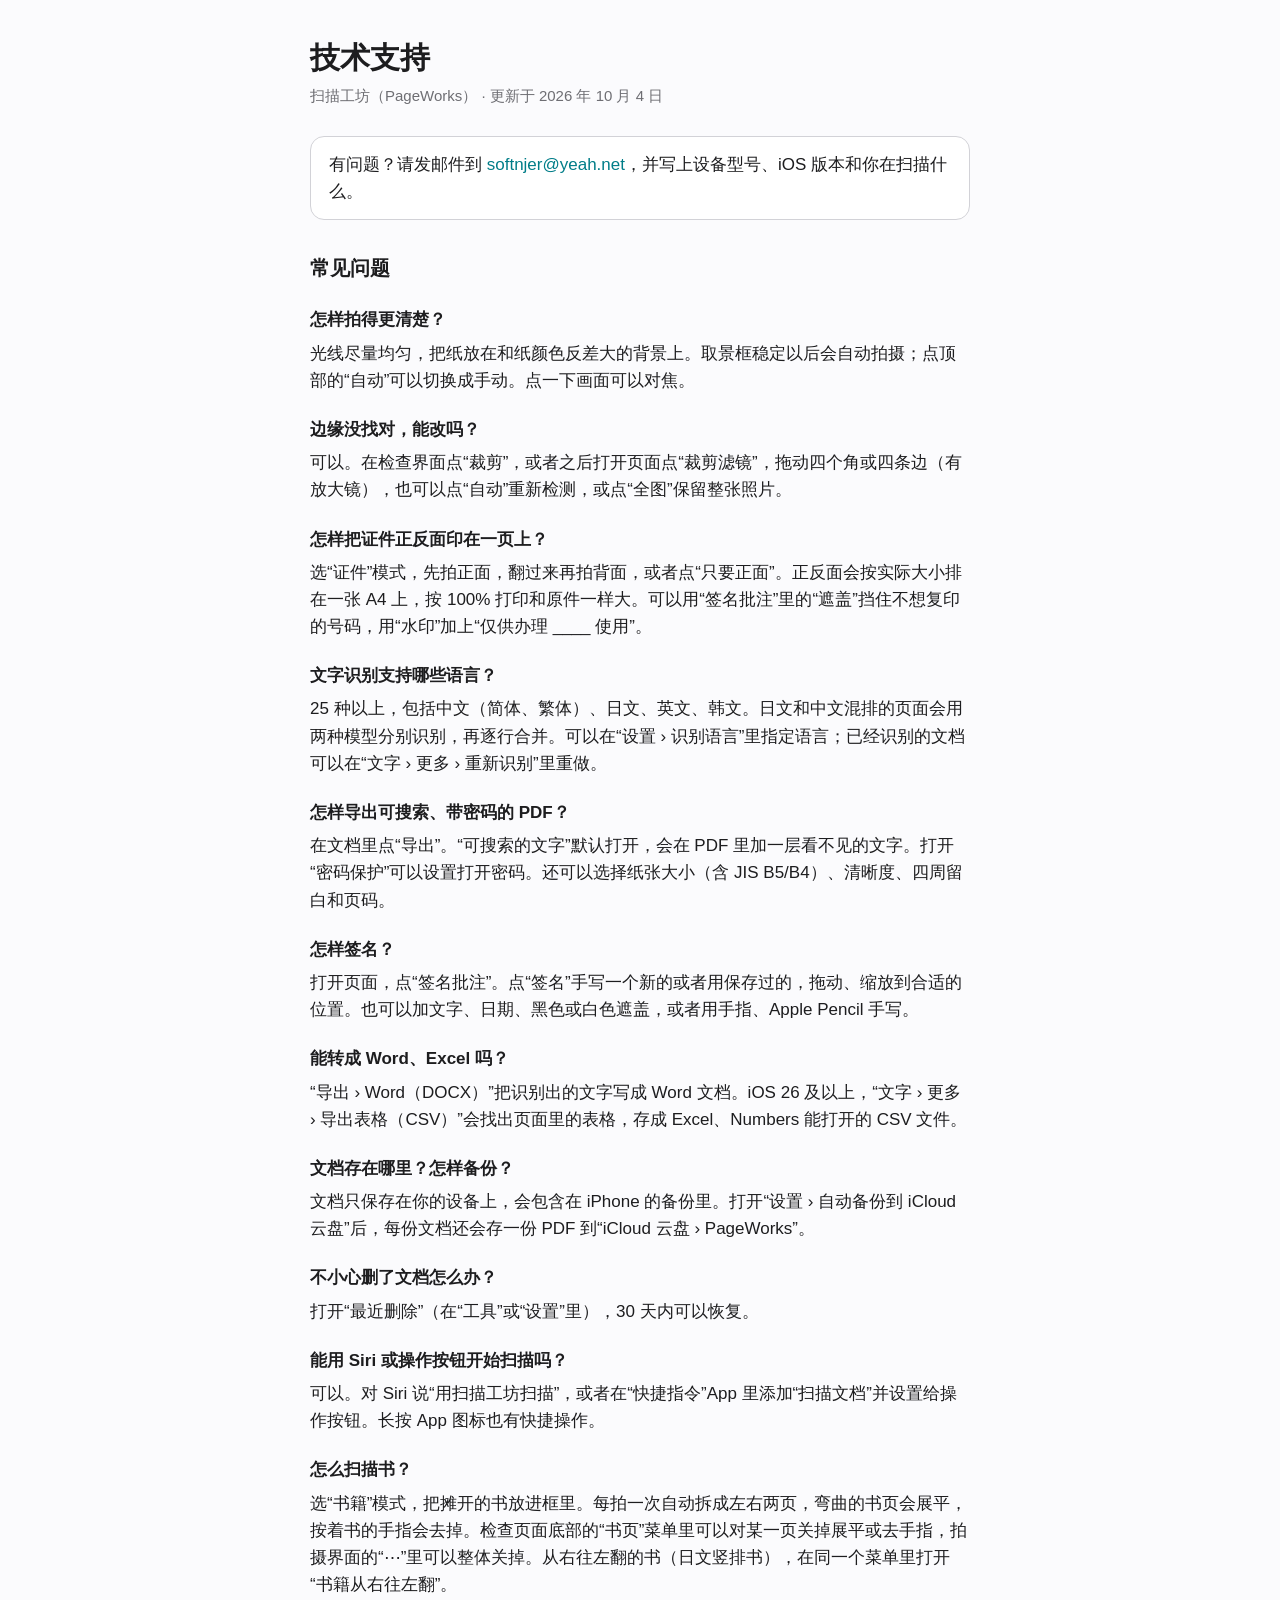
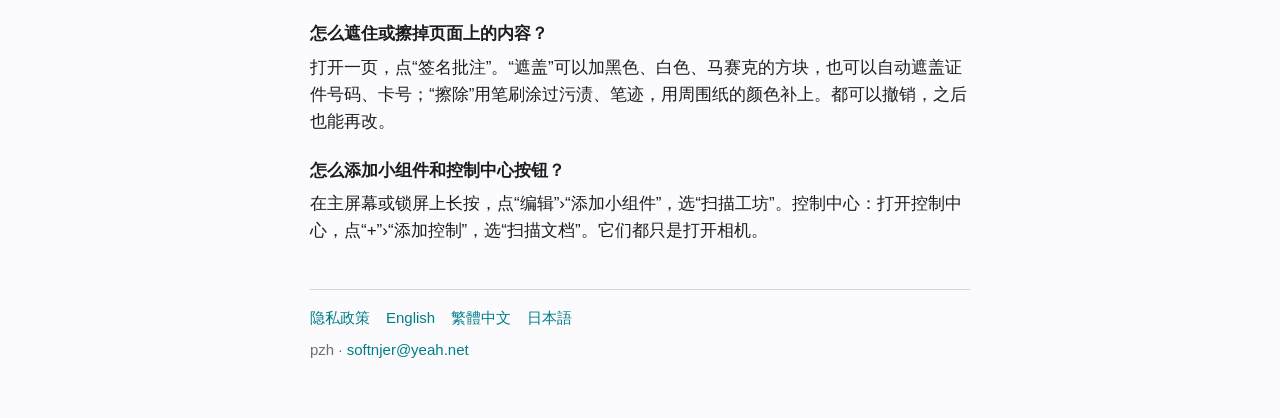
<file: support/zh-Hans.html>
<!doctype html>
<html lang="zh-Hans">
<head>
<meta charset="utf-8">
<meta name="viewport" content="width=device-width, initial-scale=1">
<title>技术支持 — 扫描工坊（PageWorks）</title>
<link rel="stylesheet" href="../style.css">
</head>
<body>
<main>
<header><h1>技术支持</h1></header>
<p class="meta">扫描工坊（PageWorks） · 更新于 2026 年 10 月 4 日</p>
<p class="short">有问题？请发邮件到 <a href="mailto:softnjer@yeah.net">softnjer@yeah.net</a>，并写上设备型号、iOS 版本和你在扫描什么。</p>
<h2>常见问题</h2>
<h3>怎样拍得更清楚？</h3>
<p>光线尽量均匀，把纸放在和纸颜色反差大的背景上。取景框稳定以后会自动拍摄；点顶部的“自动”可以切换成手动。点一下画面可以对焦。</p>
<h3>边缘没找对，能改吗？</h3>
<p>可以。在检查界面点“裁剪”，或者之后打开页面点“裁剪滤镜”，拖动四个角或四条边（有放大镜），也可以点“自动”重新检测，或点“全图”保留整张照片。</p>
<h3>怎样把证件正反面印在一页上？</h3>
<p>选“证件”模式，先拍正面，翻过来再拍背面，或者点“只要正面”。正反面会按实际大小排在一张 A4 上，按 100% 打印和原件一样大。可以用“签名批注”里的“遮盖”挡住不想复印的号码，用“水印”加上“仅供办理 ____ 使用”。</p>
<h3>文字识别支持哪些语言？</h3>
<p>25 种以上，包括中文（简体、繁体）、日文、英文、韩文。日文和中文混排的页面会用两种模型分别识别，再逐行合并。可以在“设置 › 识别语言”里指定语言；已经识别的文档可以在“文字 › 更多 › 重新识别”里重做。</p>
<h3>怎样导出可搜索、带密码的 PDF？</h3>
<p>在文档里点“导出”。“可搜索的文字”默认打开，会在 PDF 里加一层看不见的文字。打开“密码保护”可以设置打开密码。还可以选择纸张大小（含 JIS B5/B4）、清晰度、四周留白和页码。</p>
<h3>怎样签名？</h3>
<p>打开页面，点“签名批注”。点“签名”手写一个新的或者用保存过的，拖动、缩放到合适的位置。也可以加文字、日期、黑色或白色遮盖，或者用手指、Apple Pencil 手写。</p>
<h3>能转成 Word、Excel 吗？</h3>
<p>“导出 › Word（DOCX）”把识别出的文字写成 Word 文档。iOS 26 及以上，“文字 › 更多 › 导出表格（CSV）”会找出页面里的表格，存成 Excel、Numbers 能打开的 CSV 文件。</p>
<h3>文档存在哪里？怎样备份？</h3>
<p>文档只保存在你的设备上，会包含在 iPhone 的备份里。打开“设置 › 自动备份到 iCloud 云盘”后，每份文档还会存一份 PDF 到“iCloud 云盘 › PageWorks”。</p>
<h3>不小心删了文档怎么办？</h3>
<p>打开“最近删除”（在“工具”或“设置”里），30 天内可以恢复。</p>
<h3>能用 Siri 或操作按钮开始扫描吗？</h3>
<p>可以。对 Siri 说“用扫描工坊扫描”，或者在“快捷指令”App 里添加“扫描文档”并设置给操作按钮。长按 App 图标也有快捷操作。</p>
<h3>怎么扫描书？</h3>
<p>选“书籍”模式，把摊开的书放进框里。每拍一次自动拆成左右两页，弯曲的书页会展平，按着书的手指会去掉。检查页面底部的“书页”菜单里可以对某一页关掉展平或去手指，拍摄界面的“⋯”里可以整体关掉。从右往左翻的书（日文竖排书），在同一个菜单里打开“书籍从右往左翻”。</p>
<h3>怎么遮住或擦掉页面上的内容？</h3>
<p>打开一页，点“签名批注”。“遮盖”可以加黑色、白色、马赛克的方块，也可以自动遮盖证件号码、卡号；“擦除”用笔刷涂过污渍、笔迹，用周围纸的颜色补上。都可以撤销，之后也能再改。</p>
<h3>怎么添加小组件和控制中心按钮？</h3>
<p>在主屏幕或锁屏上长按，点“编辑”›“添加小组件”，选“扫描工坊”。控制中心：打开控制中心，点“+”›“添加控制”，选“扫描文档”。它们都只是打开相机。</p>
<footer>
<nav><a href="../privacy/zh-Hans.html">隐私政策</a> <a href="en.html" lang="en">English</a> <a href="zh-Hant.html" lang="zh-Hant">繁體中文</a> <a href="ja.html" lang="ja">日本語</a></nav>
<div>pzh · <a href="mailto:softnjer@yeah.net">softnjer@yeah.net</a></div>
</footer>
</main>
</body>
</html>
</file>
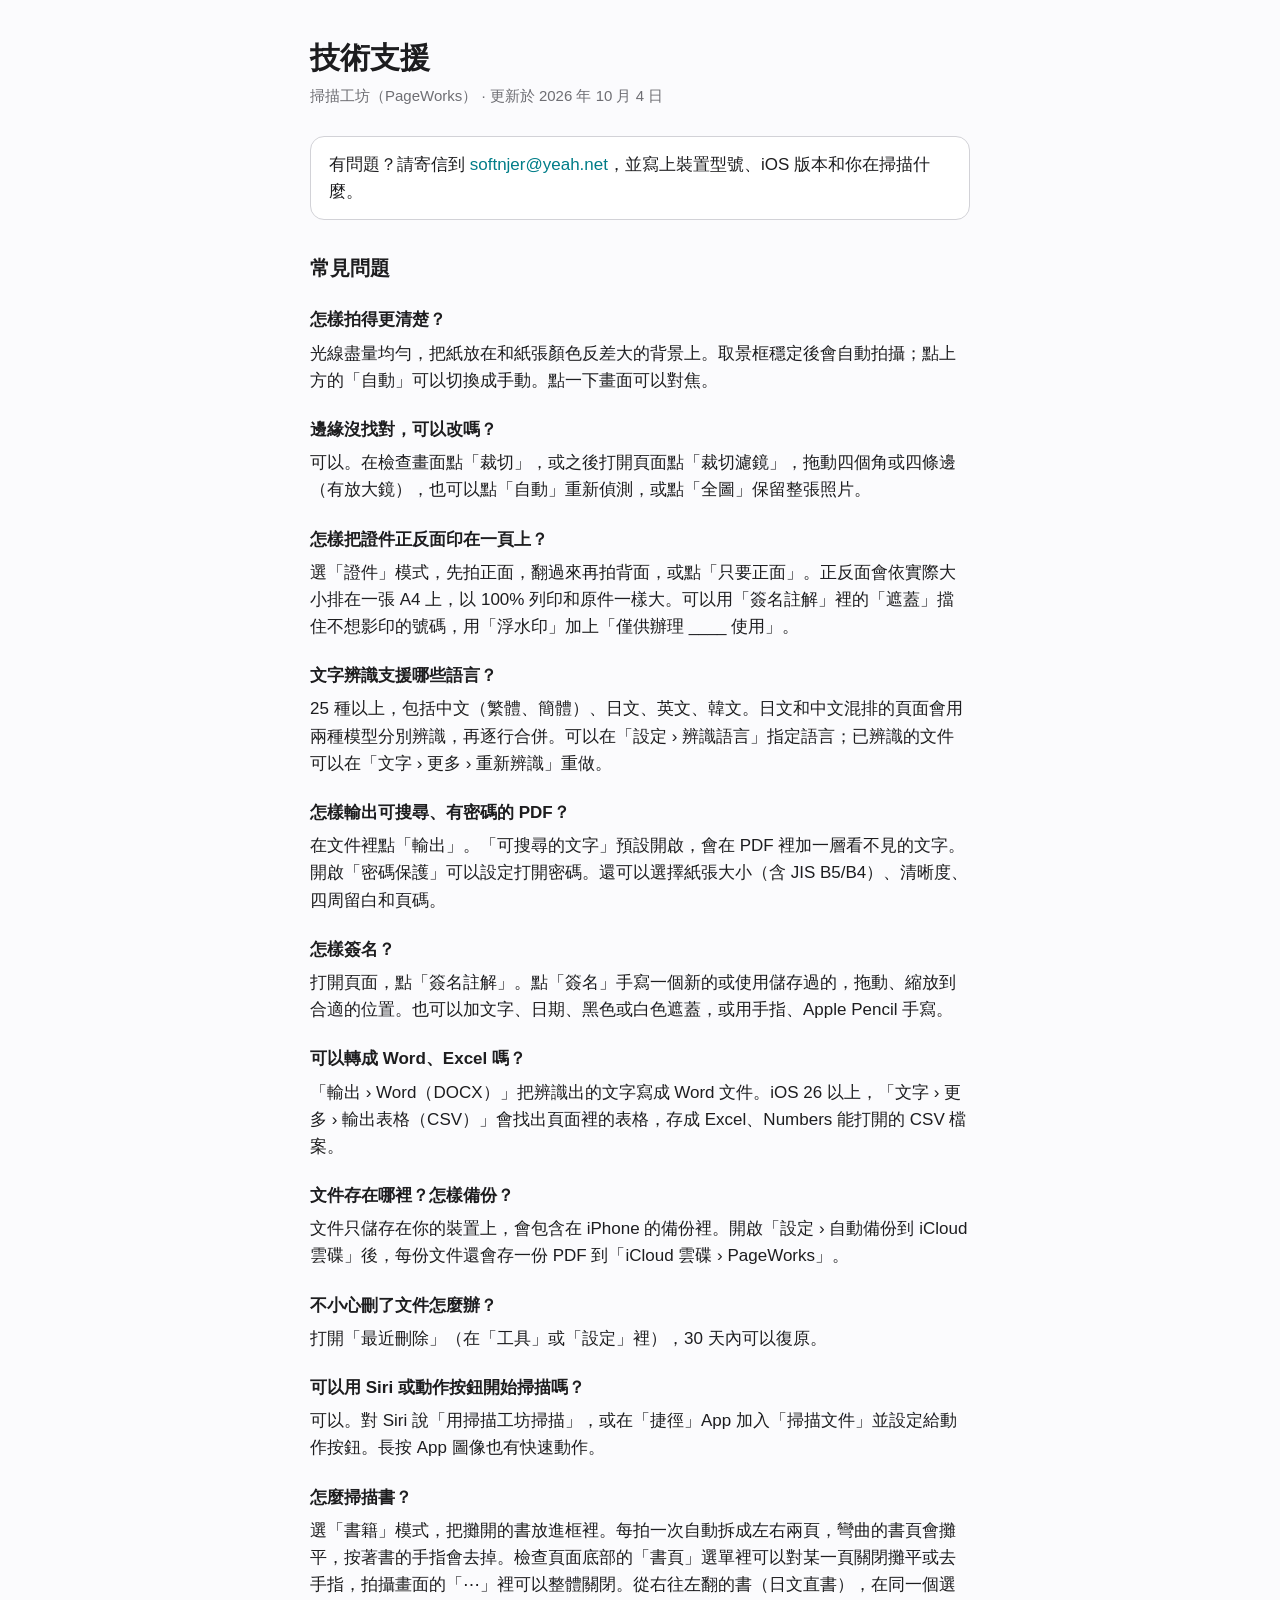
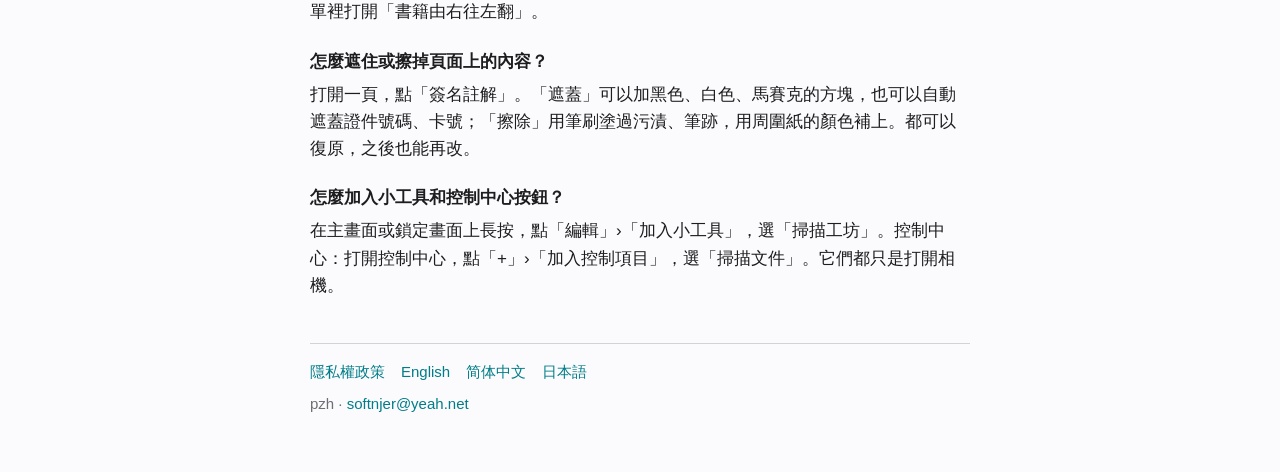
<file: support/zh-Hant.html>
<!doctype html>
<html lang="zh-Hant">
<head>
<meta charset="utf-8">
<meta name="viewport" content="width=device-width, initial-scale=1">
<title>技術支援 — 掃描工坊（PageWorks）</title>
<link rel="stylesheet" href="../style.css">
</head>
<body>
<main>
<header><h1>技術支援</h1></header>
<p class="meta">掃描工坊（PageWorks） · 更新於 2026 年 10 月 4 日</p>
<p class="short">有問題？請寄信到 <a href="mailto:softnjer@yeah.net">softnjer@yeah.net</a>，並寫上裝置型號、iOS 版本和你在掃描什麼。</p>
<h2>常見問題</h2>
<h3>怎樣拍得更清楚？</h3>
<p>光線盡量均勻，把紙放在和紙張顏色反差大的背景上。取景框穩定後會自動拍攝；點上方的「自動」可以切換成手動。點一下畫面可以對焦。</p>
<h3>邊緣沒找對，可以改嗎？</h3>
<p>可以。在檢查畫面點「裁切」，或之後打開頁面點「裁切濾鏡」，拖動四個角或四條邊（有放大鏡），也可以點「自動」重新偵測，或點「全圖」保留整張照片。</p>
<h3>怎樣把證件正反面印在一頁上？</h3>
<p>選「證件」模式，先拍正面，翻過來再拍背面，或點「只要正面」。正反面會依實際大小排在一張 A4 上，以 100% 列印和原件一樣大。可以用「簽名註解」裡的「遮蓋」擋住不想影印的號碼，用「浮水印」加上「僅供辦理 ____ 使用」。</p>
<h3>文字辨識支援哪些語言？</h3>
<p>25 種以上，包括中文（繁體、簡體）、日文、英文、韓文。日文和中文混排的頁面會用兩種模型分別辨識，再逐行合併。可以在「設定 › 辨識語言」指定語言；已辨識的文件可以在「文字 › 更多 › 重新辨識」重做。</p>
<h3>怎樣輸出可搜尋、有密碼的 PDF？</h3>
<p>在文件裡點「輸出」。「可搜尋的文字」預設開啟，會在 PDF 裡加一層看不見的文字。開啟「密碼保護」可以設定打開密碼。還可以選擇紙張大小（含 JIS B5/B4）、清晰度、四周留白和頁碼。</p>
<h3>怎樣簽名？</h3>
<p>打開頁面，點「簽名註解」。點「簽名」手寫一個新的或使用儲存過的，拖動、縮放到合適的位置。也可以加文字、日期、黑色或白色遮蓋，或用手指、Apple Pencil 手寫。</p>
<h3>可以轉成 Word、Excel 嗎？</h3>
<p>「輸出 › Word（DOCX）」把辨識出的文字寫成 Word 文件。iOS 26 以上，「文字 › 更多 › 輸出表格（CSV）」會找出頁面裡的表格，存成 Excel、Numbers 能打開的 CSV 檔案。</p>
<h3>文件存在哪裡？怎樣備份？</h3>
<p>文件只儲存在你的裝置上，會包含在 iPhone 的備份裡。開啟「設定 › 自動備份到 iCloud 雲碟」後，每份文件還會存一份 PDF 到「iCloud 雲碟 › PageWorks」。</p>
<h3>不小心刪了文件怎麼辦？</h3>
<p>打開「最近刪除」（在「工具」或「設定」裡），30 天內可以復原。</p>
<h3>可以用 Siri 或動作按鈕開始掃描嗎？</h3>
<p>可以。對 Siri 說「用掃描工坊掃描」，或在「捷徑」App 加入「掃描文件」並設定給動作按鈕。長按 App 圖像也有快速動作。</p>
<h3>怎麼掃描書？</h3>
<p>選「書籍」模式，把攤開的書放進框裡。每拍一次自動拆成左右兩頁，彎曲的書頁會攤平，按著書的手指會去掉。檢查頁面底部的「書頁」選單裡可以對某一頁關閉攤平或去手指，拍攝畫面的「⋯」裡可以整體關閉。從右往左翻的書（日文直書），在同一個選單裡打開「書籍由右往左翻」。</p>
<h3>怎麼遮住或擦掉頁面上的內容？</h3>
<p>打開一頁，點「簽名註解」。「遮蓋」可以加黑色、白色、馬賽克的方塊，也可以自動遮蓋證件號碼、卡號；「擦除」用筆刷塗過污漬、筆跡，用周圍紙的顏色補上。都可以復原，之後也能再改。</p>
<h3>怎麼加入小工具和控制中心按鈕？</h3>
<p>在主畫面或鎖定畫面上長按，點「編輯」›「加入小工具」，選「掃描工坊」。控制中心：打開控制中心，點「+」›「加入控制項目」，選「掃描文件」。它們都只是打開相機。</p>
<footer>
<nav><a href="../privacy/zh-Hant.html">隱私權政策</a> <a href="en.html" lang="en">English</a> <a href="zh-Hans.html" lang="zh-Hans">简体中文</a> <a href="ja.html" lang="ja">日本語</a></nav>
<div>pzh · <a href="mailto:softnjer@yeah.net">softnjer@yeah.net</a></div>
</footer>
</main>
</body>
</html>
</file>
<file: style.css>
:root { color-scheme: light dark; --bg:#fbfbfd; --fg:#1d1d1f; --muted:#6e6e73; --line:#d2d2d7; --accent:#007d88; --card:#ffffff; }
@media (prefers-color-scheme: dark) { :root { --bg:#111113; --fg:#f5f5f7; --muted:#a1a1a6; --line:#3a3a3c; --accent:#33c5bb; --card:#1c1c1e; } }
* { box-sizing: border-box; }
body { margin:0; background:var(--bg); color:var(--fg); font:17px/1.6 -apple-system, BlinkMacSystemFont, "Helvetica Neue", "PingFang SC", "Hiragino Sans", sans-serif; }
main { max-width: 700px; margin: 0 auto; padding: 40px 20px 56px; }
header { display:flex; align-items:center; gap:14px; margin-bottom: 8px; }
h1 { font-size: 30px; line-height:1.2; margin: 0; }
.meta { color: var(--muted); font-size: 15px; margin: 4px 0 28px; }
h2 { font-size: 20px; margin: 32px 0 8px; }
h3 { font-size: 17px; margin: 22px 0 4px; }
p, li { margin: 6px 0; }
ul { padding-left: 1.2em; }
.short { background: var(--card); border: 1px solid var(--line); border-radius: 14px; padding: 14px 18px; }
a { color: var(--accent); text-decoration: none; }
a:hover { text-decoration: underline; }
footer { margin-top: 44px; padding-top: 16px; border-top: 1px solid var(--line); color: var(--muted); font-size: 15px; }
footer nav { display:flex; flex-wrap:wrap; gap: 6px 16px; margin-bottom: 8px; }
</file>
